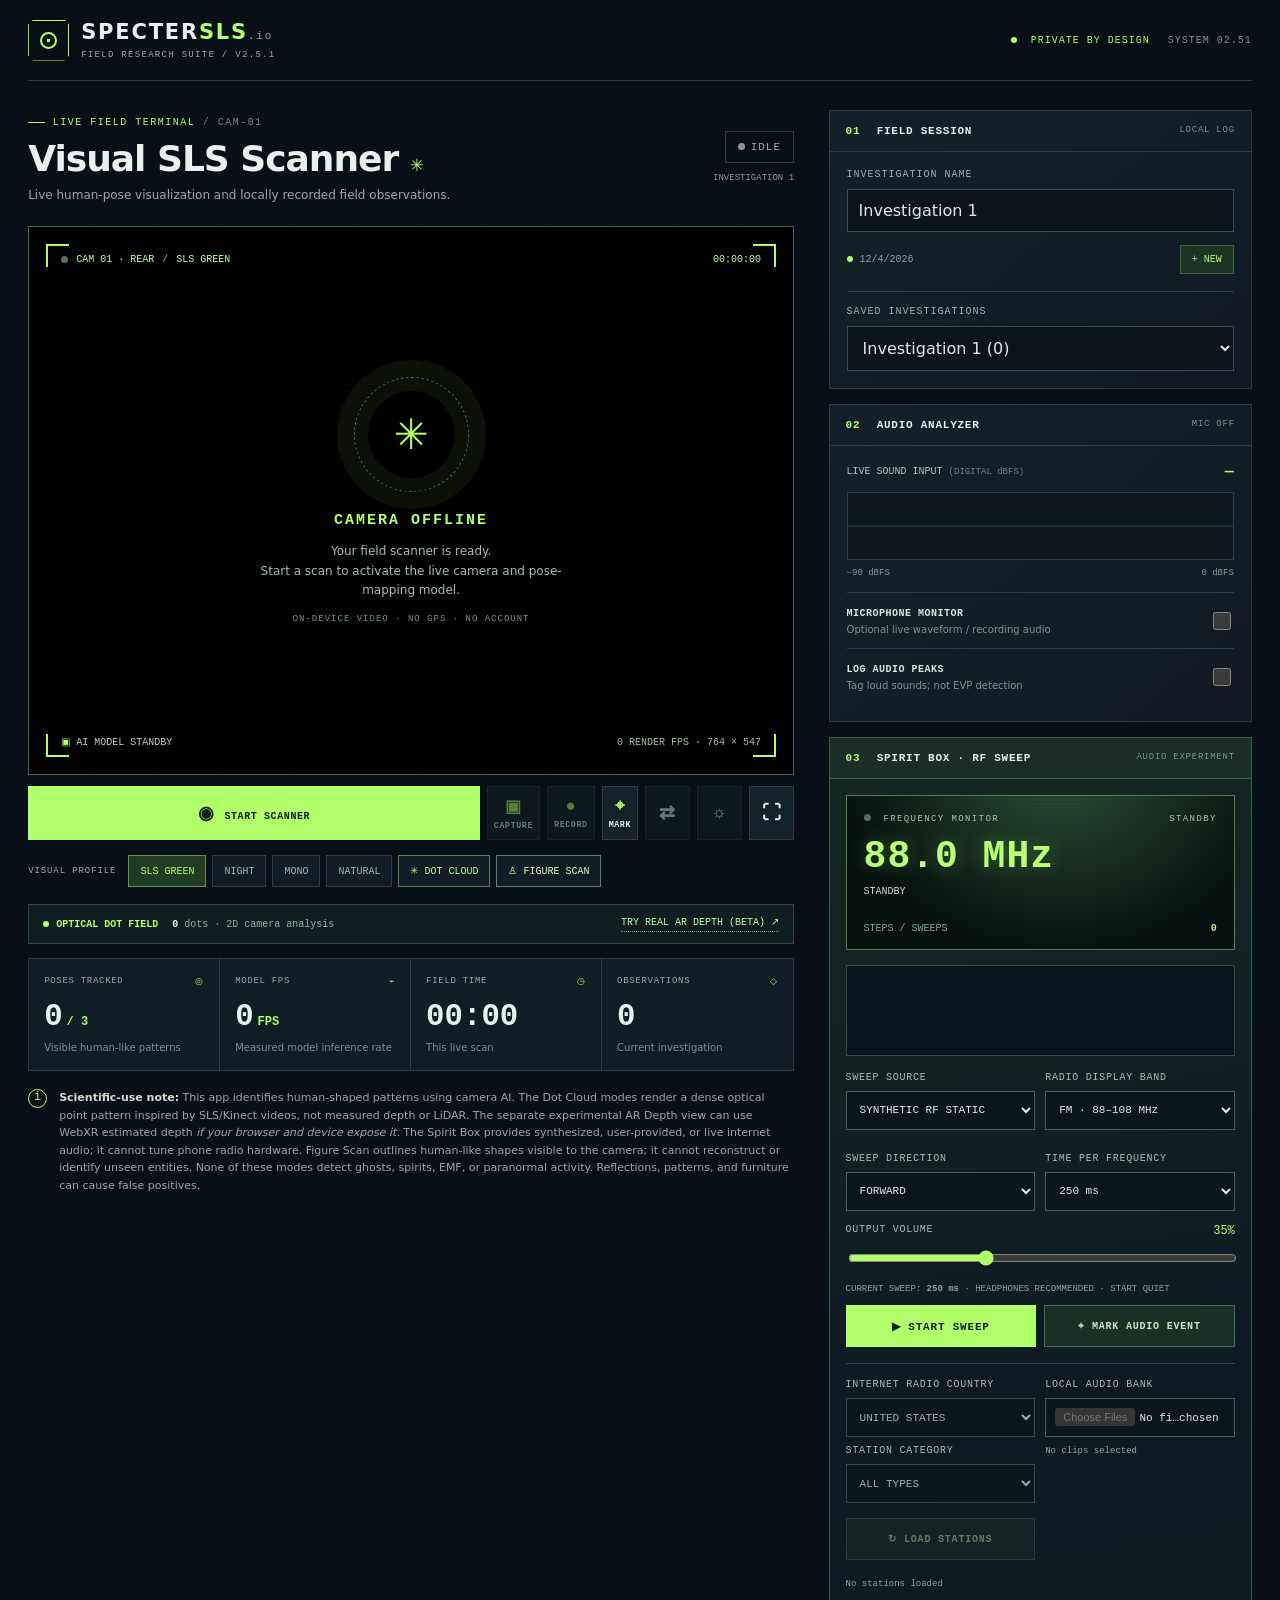
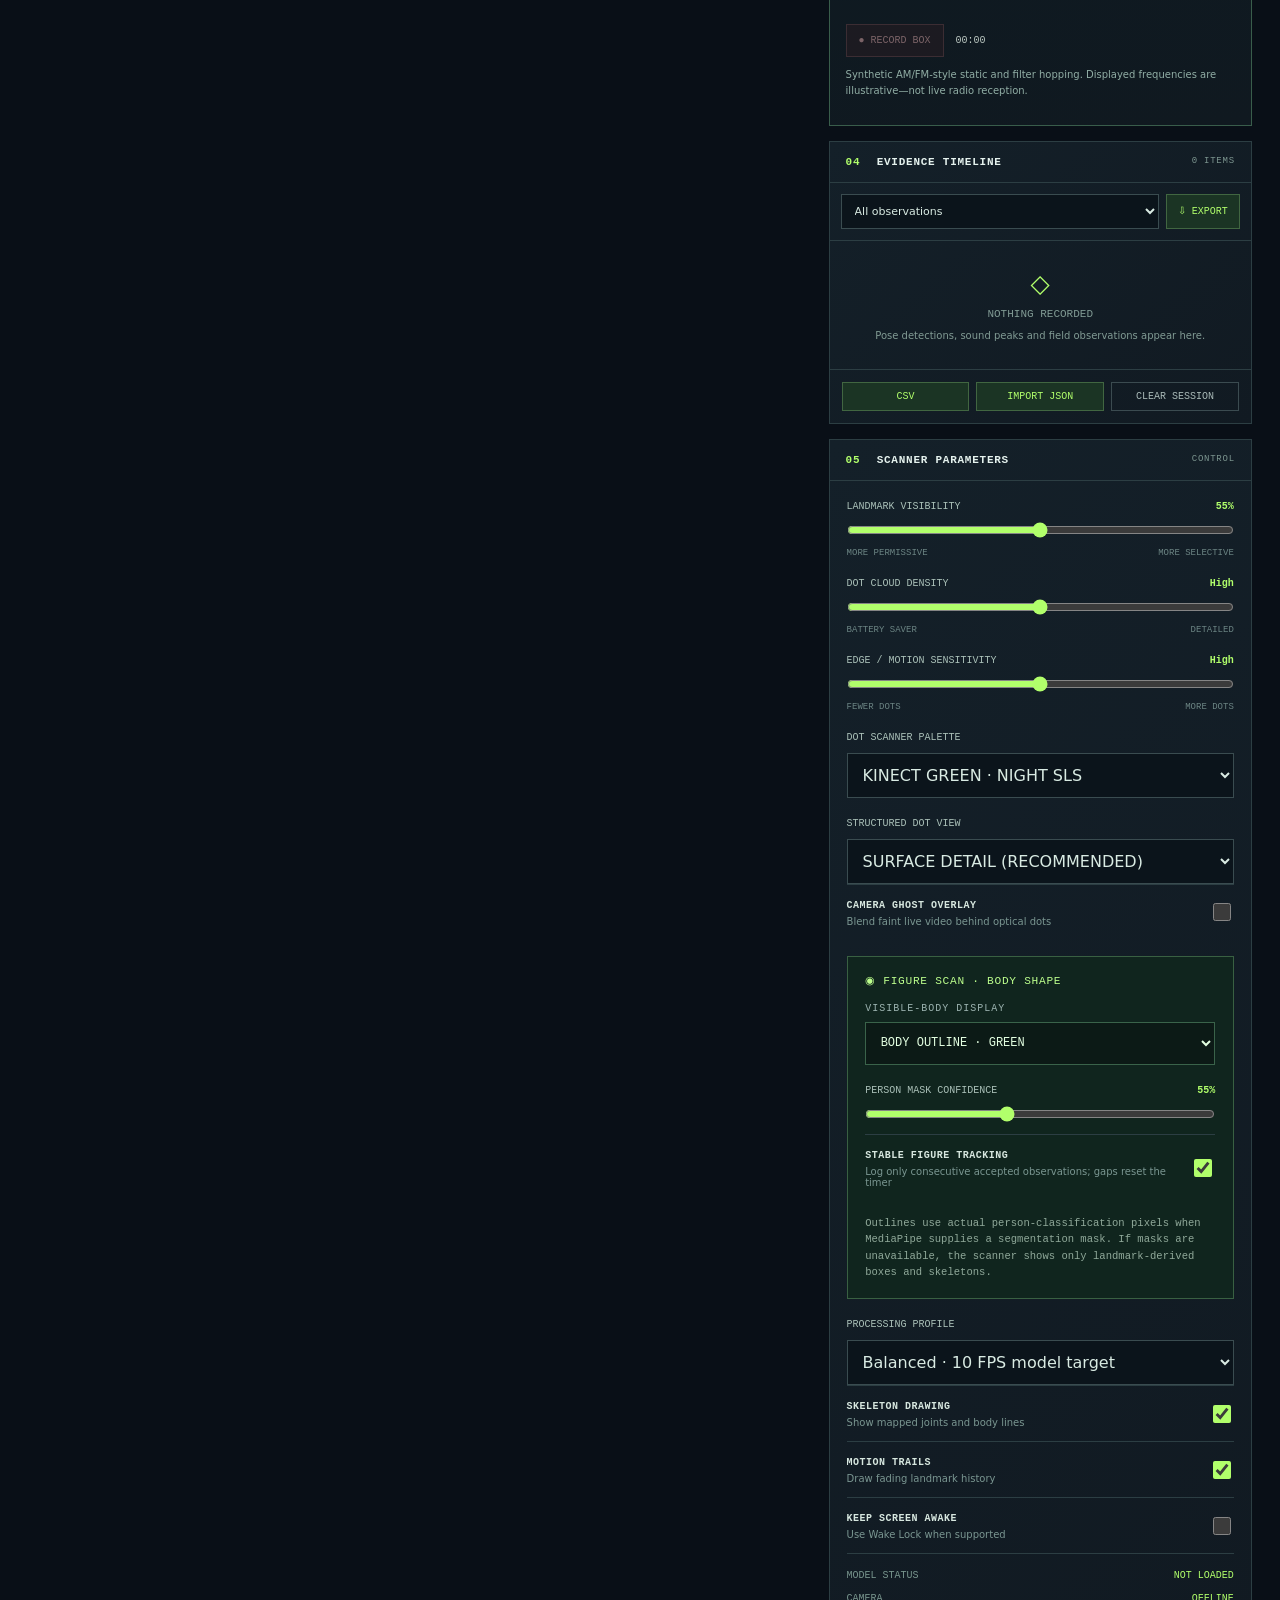
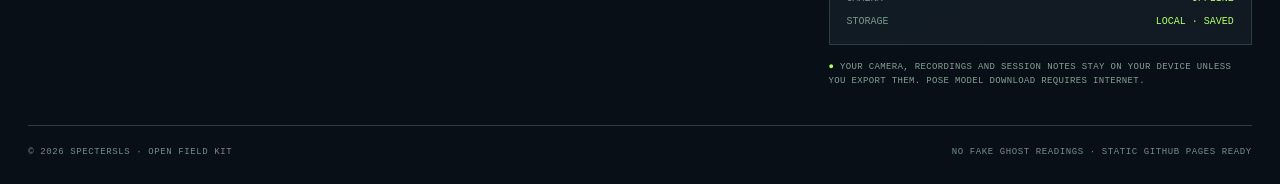
<file: index.html>
<!doctype html>
<html lang="en">
<head>
  <meta charset="utf-8">
  <meta name="viewport" content="width=device-width, initial-scale=1, viewport-fit=cover">
  <meta name="theme-color" content="#090f17">
  <meta name="description" content="SpecterSLS — mobile SLS-style body mapper, field recorder, audio analyzer and local investigation journal.">
  <title>SpecterSLS | Investigation Studio</title>
  <link rel="icon" href="./icon.svg" type="image/svg+xml">
  <link rel="manifest" href="./manifest.webmanifest">
  <link rel="stylesheet" href="./styles.css">
  <link rel="stylesheet" href="./spiritbox.css">
  <link rel="stylesheet" href="./responsive.css">
  <link rel="stylesheet" href="./figure.css">
  <script src="./dotengine.js" defer></script>
  <script src="./figureengine.js" defer></script>
  <script type="module" src="./app.js"></script>
  <script src="./spiritbox.js" defer></script>
</head>
<body>
<div class="app-shell" id="appShell">
  <header class="header">
    <a class="brand" href="./" aria-label="SpecterSLS home"><span class="mark" aria-hidden="true"><span class="mark-inner"></span></span><span class="brand-stack"><span class="brand-name">SPECTER<span>SLS</span><small>.io</small></span><span class="brand-tagline">FIELD RESEARCH SUITE / V2.5.1</span></span></a>
    <div class="header-meta"><span class="server-status"><span class="online-dot"></span> PRIVATE BY DESIGN</span><button class="header-install" id="installBtn" type="button" hidden>＋ INSTALL APP</button><span class="head-build">SYSTEM 02.51</span></div>
  </header>
  <nav class="mobile-nav" aria-label="View navigation"><button type="button" data-tab="scan" class="selected" aria-pressed="true">◉ Scanner</button><button type="button" data-tab="console" aria-pressed="false">▥ Investigation</button><button type="button" data-tab="settings" aria-pressed="false">⚙ Settings</button></nav>
  <div class="app-grid">
    <main class="work" id="scanSection">
      <div class="work-head"><div><span class="eyebrow"><span class="eyebrow-bar"></span> LIVE FIELD TERMINAL <span class="crumb">/ CAM-01</span></span><h1>Visual SLS Scanner <span class="subtitle-icon">✳</span></h1><p>Live human-pose visualization and locally recorded field observations.</p></div><div class="work-head-status"><span id="stateBadge" class="state-badge"><i></i><span id="stateLabel">IDLE</span></span><span class="session-identifier" id="sessionIdentifier">NO SESSION ACTIVE</span></div></div>
      <div class="stage" id="stage">
        <video id="cameraVideo" playsinline autoplay muted aria-hidden="true"></video><canvas id="cameraCanvas" aria-label="Live camera visualized with AI pose landmarks"></canvas>
        <div class="stage-grid" aria-hidden="true"></div><div class="stage-scan" aria-hidden="true"></div><div class="frame-edge top-left" aria-hidden="true"></div><div class="frame-edge top-right" aria-hidden="true"></div><div class="frame-edge bottom-left" aria-hidden="true"></div><div class="frame-edge bottom-right" aria-hidden="true"></div>
        <div class="hud hud-top"><div class="hud-tag"><span class="red-led" id="recordLed"></span><span id="cameraName">CAM 01 · REAR</span><span class="hud-pipe">/</span><span id="hudMode">SLS</span></div><div class="hud-clock" id="hudClock">00:00:00</div></div>
        <div class="idle-art" id="idleArt"><div class="scan-target"><div class="target-core">✳</div></div><div class="idle-title">CAMERA OFFLINE</div><div class="idle-description">Your field scanner is ready.<br>Start a scan to activate the live camera and pose-mapping model.</div><div class="idle-detail">ON-DEVICE VIDEO · NO GPS · NO ACCOUNT</div></div>
        <div class="center-loading" id="loadingPanel" hidden><span class="loader"></span><strong id="loadingTitle">Connecting camera</strong><small id="loadingSubtitle">Requesting permission…</small></div>
        <div class="pose-notice" id="poseNotice" hidden><span class="notice-ring">◎</span><div><strong id="poseNoticeTitle">HUMAN-LIKE SHAPE</strong><small id="poseNoticeSubtitle">Pose tracking active</small></div></div>
        <div class="hud hud-bottom"><div class="hud-bottom-left"><span class="square-signal">▣</span> <span id="engineLabel">AI MODEL STANDBY</span></div><span class="coord"><span id="renderFpsMetric">0</span> RENDER FPS · <span id="displaySize">—</span></span></div>
      </div>
      <div class="camera-dock"><button id="startBtn" type="button" class="action-start"><span class="action-icon" aria-hidden="true">◉</span><span id="startText">START SCANNER</span></button><button id="photoBtn" type="button" class="dock-btn" disabled aria-label="Capture evidence photo" title="Save screenshot"><span class="dock-glyph">▣</span><small>CAPTURE</small></button><button id="recordBtn" type="button" class="dock-btn" disabled title="Record video"><span class="dock-glyph" id="recordGlyph">●</span><small id="recordText">RECORD</small></button><button id="markBtn" type="button" class="dock-btn" aria-label="Mark an observation" title="Mark observation"><span class="dock-glyph">⌖</span><small>MARK</small></button><button id="flipBtn" type="button" class="dock-icon" disabled aria-label="Swap front and back camera" title="Swap camera">⇄</button><button id="torchBtn" type="button" class="dock-icon" disabled aria-label="Toggle camera torch" title="Flashlight">☼</button><button id="fullscreenBtn" type="button" class="dock-icon" aria-label="Enter full screen scanner" title="Fullscreen">⛶</button></div>
      <div class="quick-preset"><span>VISUAL PROFILE</span><div class="preset-options" role="group" aria-label="Camera filters"><button type="button" class="preset active" data-mode="sls" aria-pressed="true">SLS GREEN</button><button type="button" class="preset" data-mode="night" aria-pressed="false">NIGHT</button><button type="button" class="preset" data-mode="mono" aria-pressed="false">MONO</button><button type="button" class="preset" data-mode="normal" aria-pressed="false">NATURAL</button><button type="button" class="preset dots-preset" data-mode="dots" aria-pressed="false">✳ DOT CLOUD</button><button type="button" class="preset figure-preset" data-mode="figure" aria-pressed="false">♙ FIGURE SCAN</button></div></div>
      <div class="depth-status-strip"><span><i class="online-dot"></i><strong id="opticalPointLabel">STRUCTURED-LIGHT-STYLE DOTS · 2D</strong> <span id="dotCount">0</span> dots · 2D camera analysis</span><a href="./depth.html">TRY REAL AR DEPTH (BETA) ↗</a></div><div id="dotActions" class="dot-actions" hidden>
<button type="button" id="freezeDotBtn">❄ FREEZE DOTS</button><button type="button" id="exportDotBtn">↓ EXPORT OPTICAL DOT MAP</button><span>2D pixel positions · no measured depth</span>
</div><section class="figure-details" id="figureDetails" aria-label="Person-shape visualization status" hidden>
  <div class="figure-detail-head"><span>◉ PERSON-SHAPE VISUALIZER</span><strong id="figureStatus">WAITING FOR CAMERA</strong></div>
  <div class="figure-preview">
  <canvas id="figurePreview" width="256" height="176" aria-label="Camera crop around detected human-like shape"></canvas>
  <div><strong id="figurePreviewLabel">NO VISIBLE SUBJECT</strong><small>Actual camera crop. No generated or simulated person.</small></div>
</div>
<div class="figure-detail-grid">
    <div><span>VISIBLE SHAPES</span><strong id="figureShapeCount">0</strong></div>
    <div><span>LANDMARK VISIBILITY</span><strong id="figureConfidence">0%</strong></div>
    <div><span>BODY MASK</span><strong id="figureMaskStatus">UNAVAILABLE</strong></div>
  </div>
  <p>Shows camera-detected human-like pixel regions and body landmarks. No camera app can reconstruct an unseen entity or identify a ghost from these readings.</p>
</section><section class="stat-grid" aria-label="Live scanner metrics"><div class="stat"><div class="stat-heading">POSES TRACKED <span class="stat-glyph">◎</span></div><div class="stat-main"><span id="poseMetric">0</span><span class="stat-unit">/ 3</span></div><div class="stat-caption">Visible human-like patterns</div></div><div class="stat"><div class="stat-heading">MODEL FPS <span class="stat-glyph">⌁</span></div><div class="stat-main"><span id="fpsMetric">0</span><span class="stat-unit">FPS</span></div><div class="stat-caption">Measured model inference rate</div></div><div class="stat"><div class="stat-heading">FIELD TIME <span class="stat-glyph">◷</span></div><div class="stat-main"><span id="durationMetric">00:00</span></div><div class="stat-caption">This live scan</div></div><div class="stat"><div class="stat-heading">OBSERVATIONS <span class="stat-glyph">◇</span></div><div class="stat-main"><span id="eventMetric">0</span></div><div class="stat-caption">Current investigation</div></div></section>
      <section class="facts"><span class="facts-icon">i</span><p><strong>Scientific-use note:</strong> This app identifies human-shaped patterns using camera AI. The Dot Cloud modes render a dense optical point pattern inspired by SLS/Kinect videos, not measured depth or LiDAR. The separate experimental AR Depth view can use WebXR estimated depth <em>if your browser and device expose it</em>. The Spirit Box provides synthesized, user-provided, or live internet audio; it cannot tune phone radio hardware. Figure Scan outlines human-like shapes visible to the camera; it cannot reconstruct or identify unseen entities. None of these modes detect ghosts, spirits, EMF, or paranormal activity. Reflections, patterns, and furniture can cause false positives.</p></section>
    </main>
    <aside class="sidebar" id="consoleSection">
      <section class="console-panel session-panel"><div class="panel-title"><span><em>01</em> FIELD SESSION</span><span class="panel-tag">LOCAL LOG</span></div><div class="panel-content"><label class="label" for="sessionName">INVESTIGATION NAME</label><input id="sessionName" type="text" maxlength="64" placeholder="Untitled investigation" autocomplete="off"><div class="session-meta"><span><i class="session-dot"></i><span id="sessionInfo">Session not started</span></span><button type="button" id="newSessionBtn" title="Start a fresh investigation">+ NEW</button></div><div class="session-picker-wrap"><label class="label" for="sessionPicker">SAVED INVESTIGATIONS</label><select id="sessionPicker" aria-label="Saved investigations"></select></div></div></section>
      <section class="console-panel audio-panel"><div class="panel-title"><span><em>02</em> AUDIO ANALYZER</span><span class="panel-tag" id="audioStatus">MIC OFF</span></div><div class="panel-content"><div class="sound-head"><span>LIVE SOUND INPUT <small>(DIGITAL dBFS)</small></span><strong id="audioMetric">—</strong></div><canvas id="waveCanvas" class="wave-canvas" aria-label="Real-time sound waveform"></canvas><div class="meter-foot"><span>−90 dBFS</span><span>0 dBFS</span></div><label class="check-row" for="micCheck"><span><b>MICROPHONE MONITOR</b><small>Optional live waveform / recording audio</small></span><input type="checkbox" id="micCheck" role="switch"></label><label class="check-row" for="audioMarkCheck"><span><b>LOG AUDIO PEAKS</b><small>Tag loud sounds; not EVP detection</small></span><input type="checkbox" id="audioMarkCheck" role="switch"></label></div></section>
      <section class="console-panel spirit-panel" id="spiritBoxSection" aria-label="Spirit Box audio sweep">
        <div class="panel-title"><span><em>03</em> SPIRIT BOX · RF SWEEP</span><span class="panel-tag">AUDIO EXPERIMENT</span></div>
        <div class="box-body">
          <div class="box-display" aria-live="off">
            <div class="box-display-head"><span><span class="box-on-led"></span> FREQUENCY MONITOR</span><span id="boxState">STANDBY</span></div>
            <div class="box-freq" id="boxFrequency">88.0 MHz</div>
            <div class="box-station" id="boxStation">STANDBY</div>
            <div class="box-readout"><span>STEPS / SWEEPS</span><strong id="boxSweepCount">0</strong></div>
          </div>
          <canvas class="box-scope" id="boxScope" width="480" height="92" aria-label="Synthesized audio spectrum"></canvas>
          <div class="box-row">
            <div class="box-field"><label for="boxMode">SWEEP SOURCE</label><select id="boxMode"><option value="rf">SYNTHETIC RF STATIC</option><option value="clips">LOCAL AUDIO CLIPS</option><option value="web">REAL INTERNET RADIO</option></select></div>
            <div class="box-field"><label for="boxBand">RADIO DISPLAY BAND</label><select id="boxBand"><option value="FM">FM · 88–108 MHz</option><option value="AM">AM · 530–1700 kHz</option></select></div>
            <div class="box-field"><label for="boxDirection">SWEEP DIRECTION</label><select id="boxDirection"><option value="up">FORWARD</option><option value="down">REVERSE</option><option value="random">RANDOM HOP</option></select></div>
            <div class="box-field"><label for="boxRate">TIME PER FREQUENCY</label><select id="boxRate"><option value="50">50 ms</option><option value="75">75 ms</option><option value="100">100 ms</option><option value="150">150 ms</option><option value="250" selected>250 ms</option><option value="500">500 ms</option><option value="750">750 ms</option><option value="1000">1 second</option><option value="2000">2 seconds</option><option value="3000">3 seconds</option><option value="5000">5 seconds</option><option value="10000">10 seconds</option><option value="15000">15 seconds</option><option value="30000">30 seconds</option></select></div>
          </div>
          <div class="box-field"><div class="box-field-value"><label for="boxVolume">OUTPUT VOLUME</label><strong id="boxVolumeText">35%</strong></div><input id="boxVolume" type="range" min="0" max="100" step="5" value="35"></div>
          <div class="box-inline-note">CURRENT SWEEP: <strong id="boxRateText">250 ms</strong> · HEADPHONES RECOMMENDED · START QUIET</div>
          <div class="box-btns"><button type="button" class="box-start" id="boxStart">▶ START SWEEP</button><button type="button" id="boxMark">⌖ MARK AUDIO EVENT</button></div>
          <div class="box-extra">
            <div class="box-row">
              <div class="box-field"><label for="boxCountry">INTERNET RADIO COUNTRY</label><select id="boxCountry"><option value="US">UNITED STATES</option><option value="CA">CANADA</option><option value="GB">UNITED KINGDOM</option><option value="AU">AUSTRALIA</option><option value="DE">GERMANY</option></select><label for="boxGenre">STATION CATEGORY</label><select id="boxGenre"><option value="all">ALL TYPES</option><option value="talk">TALK RADIO / SPEECH</option><option value="news">NEWS / SPEECH</option></select><button class="box-load" id="boxLoadStations" type="button">↻ LOAD STATIONS</button><small class="box-inline-note" id="boxDirectoryStatus">No stations loaded</small></div>
              <div class="box-field"><label for="boxClipInput">LOCAL AUDIO BANK</label><input type="file" id="boxClipInput" accept="audio/*,.mp3,.wav,.ogg,.m4a,.webm" multiple><small class="box-inline-note" id="boxClipStatus">No clips selected</small></div>
            </div>
            <div class="box-rec"><button type="button" id="boxRecord" disabled>● RECORD BOX</button><span id="boxRecordTime">00:00</span></div>
            <p class="box-note" id="boxHelp">Synthesized radio-style sweeps, not an actual hardware radio tuner. No mode can verify spirits or paranormal voices.</p>
          </div>
        </div>
      </section>
      <section class="console-panel timeline-panel"><div class="panel-title"><span><em>04</em> EVIDENCE TIMELINE</span><span class="panel-tag" id="timelineCount">0 ITEMS</span></div><div class="timeline-tools"><select id="eventFilter" aria-label="Filter field events"><option value="all">All observations</option><option value="pose">Body mapping</option><option value="manual">Manual notes</option><option value="audio">Audio peaks</option><option value="capture">Photos &amp; recordings</option></select><button type="button" id="exportBtn" title="Export this session as JSON">⇩ EXPORT</button></div><div id="timeline" class="timeline" aria-live="polite"><div class="timeline-empty"><span>◇</span><b>NOTHING RECORDED</b><small>Pose events, audio peaks and manual observations appear here.</small></div></div><div class="timeline-actions"><button type="button" id="csvBtn">CSV</button><button type="button" id="importBtn">IMPORT JSON</button><button type="button" id="clearBtn">CLEAR SESSION</button><input type="file" id="importFile" accept="application/json,.json" hidden></div></section>
      <section class="console-panel settings-panel" id="settingsSection"><div class="panel-title"><span><em>05</em> SCANNER PARAMETERS</span><span class="panel-tag">CONTROL</span></div><div class="panel-content settings-content"><div class="range-header"><label for="thresholdRange">LANDMARK VISIBILITY</label><b id="thresholdLabel">55%</b></div><input id="thresholdRange" type="range" min="20" max="90" step="5" value="55"><div class="range-caption"><span>MORE PERMISSIVE</span><span>MORE SELECTIVE</span></div><div class="range-header speed-head"><label for="dotDensity">DOT CLOUD DENSITY</label><b id="dotDensityLabel">High</b></div>
 <input id="dotDensity" type="range" min="1" max="5" value="3" step="1">
 <div class="range-caption"><span>BATTERY SAVER</span><span>DETAILED</span></div>
 <div class="range-header speed-head"><label for="dotSensitivity">EDGE / MOTION SENSITIVITY</label><b id="dotSensitivityLabel">High</b></div>
 <input id="dotSensitivity" type="range" min="1" max="5" value="3" step="1">
 <div class="range-caption"><span>FEWER DOTS</span><span>MORE DOTS</span></div>
 <div class="range-header speed-head"><label for="dotPalette">DOT SCANNER PALETTE</label></div>
<select id="dotPalette"><option value="lime">KINECT GREEN · NIGHT SLS</option><option value="cyan">CYAN BLUE · POINT FIELD</option><option value="thermal">THERMAL-STYLE · RAINBOW</option></select>
<div class="range-header speed-head"><label for="dotView">STRUCTURED DOT VIEW</label></div>
<select id="dotView"><option value="surface">SURFACE DETAIL (RECOMMENDED)</option><option value="edges">OUTLINES / MOTION ONLY</option><option value="all">FULL DOT GRID (DENSE)</option></select>
<label class="check-row" for="dotOverlay"><span><b>CAMERA GHOST OVERLAY</b><small>Blend faint live video behind optical dots</small></span><input type="checkbox" id="dotOverlay" role="switch"></label>
<div class="figure-settings">
  <div class="figure-section-label">◉ FIGURE SCAN · BODY SHAPE</div>
  <label class="label" for="figureView">VISIBLE-BODY DISPLAY</label>
  <select id="figureView"><option value="outline">BODY OUTLINE · GREEN</option><option value="silhouette">PERSON SILHOUETTE · FILLED</option><option value="xray">X-RAY STYLE · CYAN</option><option value="boxes">BODY DETECTION BOXES</option></select>
  <div class="range-header speed-head"><label for="figureCutoff">PERSON MASK CONFIDENCE</label><b id="figureCutoffLabel">58%</b></div>
  <input id="figureCutoff" type="range" min="35" max="85" step="5" value="58">
  <label class="check-row" for="figureStability"><span><b>STABLE FIGURE TRACKING</b><small>Log only consecutive accepted observations; gaps reset the timer</small></span><input type="checkbox" id="figureStability" role="switch" checked></label>
  <p class="figure-help">Outlines use actual person-classification pixels when MediaPipe supplies a segmentation mask. If masks are unavailable, the scanner shows only landmark-derived boxes and skeletons.</p>
</div><div class="range-header speed-head"><label for="speedSelect">PROCESSING PROFILE</label></div><select id="speedSelect"><option value="balanced">Balanced · 10 FPS model target</option><option value="battery">Battery saver · 6 FPS model target</option><option value="fast">Performance · 20 FPS target</option><option value="turbo">Turbo · 30 FPS target</option><option value="ultra">Ultra · 60 FPS render target</option></select><label class="check-row" for="skeletonCheck"><span><b>SKELETON DRAWING</b><small>Show mapped joints and body lines</small></span><input type="checkbox" id="skeletonCheck" role="switch" checked></label><label class="check-row" for="trailCheck"><span><b>MOTION TRAILS</b><small>Draw fading landmark history</small></span><input type="checkbox" id="trailCheck" role="switch" checked></label><label class="check-row" for="wakeCheck"><span><b>KEEP SCREEN AWAKE</b><small>Use Wake Lock when supported</small></span><input type="checkbox" id="wakeCheck" role="switch"></label><div class="diagnostics"><span>MODEL STATUS</span><strong id="diagModel">NOT LOADED</strong><span>CAMERA</span><strong id="diagCamera">OFFLINE</strong><span>STORAGE</span><strong id="diagStorage">LOCAL</strong></div></div></section>
      <div class="privacy-foot"><span class="tiny-light">●</span> YOUR CAMERA, RECORDINGS AND SESSION NOTES STAY ON YOUR DEVICE UNLESS YOU EXPORT THEM. POSE MODEL DOWNLOAD REQUIRES INTERNET.</div>
    </aside>
  </div>
  <footer class="footer"><span>© 2026 SPECTERSLS · OPEN FIELD KIT</span><span>NO FAKE GHOST READINGS · STATIC GITHUB PAGES READY</span></footer>
</div>
<div class="modal-shade" id="markModal" hidden><div class="modal" role="dialog" aria-modal="true" aria-labelledby="markTitle"><div class="modal-head"><div><span class="eyebrow">FIELD JOURNAL</span><h2 id="markTitle">Mark an observation</h2></div><button type="button" id="closeModalBtn" class="close-modal" aria-label="Close dialog">✕</button></div><label class="label" for="markCategory">CATEGORY</label><select id="markCategory"><option value="manual">General observation</option><option value="manual">Movement / visual detail</option><option value="manual">Unidentified sound</option><option value="manual">Environmental explanation</option></select><label class="label modal-note-label" for="markNote">DESCRIPTION</label><textarea id="markNote" rows="4" maxlength="500" placeholder="Describe what you observed (not a confirmed paranormal event)…"></textarea><div class="modal-actions"><button type="button" id="cancelMarkBtn">CANCEL</button><button type="button" id="saveMarkBtn">SAVE OBSERVATION</button></div></div></div>
<div class="toast" id="toast" role="status" aria-live="polite"></div>
</body>
</html>
</file>
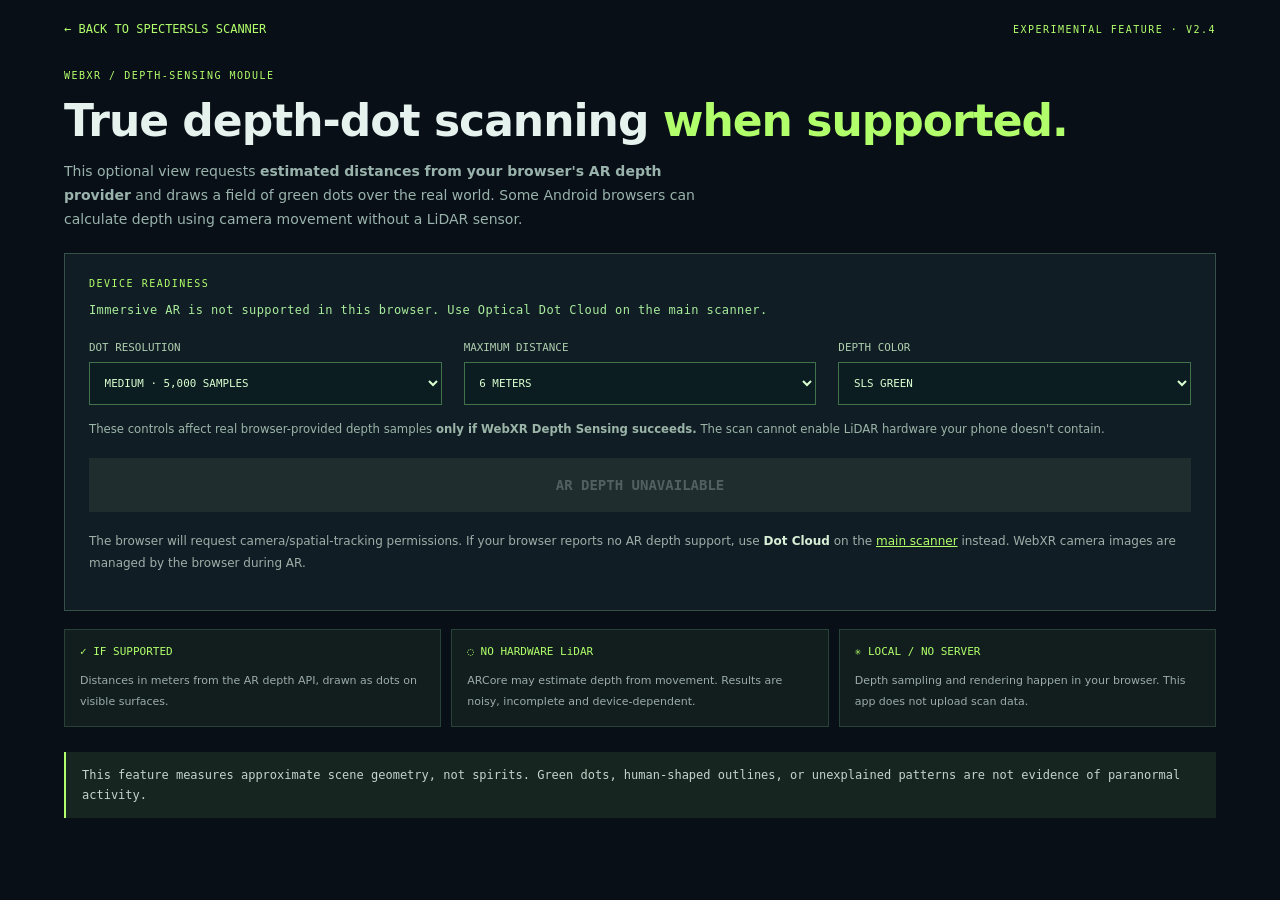
<file: depth.html>
<!doctype html>
<html lang="en">
<head>
<meta charset="utf-8"><meta name="viewport" content="width=device-width,initial-scale=1,viewport-fit=cover">
<meta name="theme-color" content="#090f17"><title>SpecterSLS · Experimental AR Depth</title>
<link rel="icon" href="./icon.svg"><link rel="stylesheet" href="./styles.css"><link rel="manifest" href="./manifest.webmanifest">
<style>
.depth-app{max-width:980px;margin:auto;padding:22px 18px 40px}.depth-nav{display:flex;align-items:center;justify-content:space-between;flex-wrap:wrap;gap:12px;margin-bottom:28px}.depth-nav a{color:#b1ff6b;font:12px var(--mono);text-decoration:none}.depth-head h1{font-size:clamp(26px,5vw,44px);letter-spacing:-1px;margin:12px 0}.depth-head p{color:#99b3ac;line-height:1.7;max-width:660px;font-size:14px}.depth-card{background:#111d24;border:1px solid #365148;padding:22px;margin-top:22px}.depth-status{font:12px var(--mono);letter-spacing:.4px;color:#a7ec9b;line-height:1.6}.depth-start{display:block;min-height:54px;border:0;background:#b1ff6b;color:#13200e;padding:0 30px;font:800 14px var(--mono);margin-top:20px;width:100%}.depth-start:disabled{background:#34413b;color:#a1b1ab}.depth-instructions{margin-top:19px;line-height:1.8;color:#9faea9;font-size:12px}.depth-instructions strong{color:#d9f0d8}.depth-explainer{display:grid;grid-template-columns:repeat(3,minmax(0,1fr));gap:10px;margin-top:18px}.depth-mini{border:1px solid #294237;padding:15px;background:#111e1d}.depth-mini strong{display:block;font:11px var(--mono);color:#b1ff6b;margin-bottom:11px}.depth-mini span{font-size:11px;color:#9baca9;line-height:1.6}.depth-hint{margin-top:25px;border-left:2px solid #b1ff6b;padding:13px 16px;background:#172521;font:12px/1.7 var(--mono);color:#c2d4cb}
#xrOverlay{position:fixed;inset:0;pointer-events:none;display:none;color:#b1ff6b}#xrOverlay.active{display:block}.xr-controls{pointer-events:auto;position:absolute;top:max(20px,env(safe-area-inset-top));left:14px;right:14px;display:flex;align-items:center;justify-content:space-between;gap:12px}.xr-panel{background:#06150edc;border:1px solid #87dc65;padding:12px;font:12px var(--mono);max-width:260px}.xr-panel strong,.xr-panel small{display:block}.xr-panel small{font:10px/1.6 var(--mono);color:#c5dfbd;margin-top:5px}#xrExit{min-height:46px;border:1px solid #b1ff6b;background:#0a271bdc;color:#d0ffc3;font:12px var(--mono);padding:0 14px}
#xrTip{position:absolute;bottom:max(22px,env(safe-area-inset-bottom));left:14px;right:14px;background:#0b1e16bf;border:1px solid #3d7043;padding:12px;text-align:center;font:11px/1.5 var(--mono)}
@media(max-width:650px){.depth-explainer{grid-template-columns:1fr}.depth-app{padding:18px 12px 30px}}
.ar-settings{display:grid;grid-template-columns:repeat(3,minmax(0,1fr));gap:2%;margin-block:1.25rem 1rem}
.ar-settings label{display:flex;flex-direction:column;gap:.5rem;font:.68rem var(--mono);color:#aeceae}
.ar-settings select{width:100%;min-width:0;min-height:2.7rem;background:#0b1d20;color:#daffd1;border:1px solid #41724c;padding-inline:3%}
.ar-truth{font-size:.73rem;line-height:1.5;color:#9bb5a8}
.depth-app{max-width:94%;width:94%;padding-inline:2%;min-height:100dvh}
.depth-card{padding:clamp(.8rem,3vw,1.5rem)}
@media(max-width:600px){.depth-app{max-width:100%;width:100%;padding:3%}.ar-settings{grid-template-columns:1fr;gap:.65rem}.depth-card{padding:4%}}
</style>
<script src="./depth.js" defer></script>
</head>
<body>
<main class="depth-app">
<nav class="depth-nav"><a href="./">← BACK TO SPECTERSLS SCANNER</a><span class="eyebrow">EXPERIMENTAL FEATURE · V2.4</span></nav>
<header class="depth-head">
<span class="eyebrow">WEBXR / DEPTH-SENSING MODULE</span>
<h1>True depth-dot scanning <span style="color:var(--lime)">when supported.</span></h1>
<p>This optional view requests <strong>estimated distances from your browser's AR depth provider</strong> and draws a field of green dots over the real world. Some Android browsers can calculate depth using camera movement without a LiDAR sensor.</p>
</header>
<section class="depth-card">
<div class="eyebrow">DEVICE READINESS</div>
<p class="depth-status" id="xrStatus" role="status">CHECKING WEBXR SUPPORT…</p>
<div class="ar-settings" aria-label="Depth point cloud controls">
 <label for="xrQuality">DOT RESOLUTION<select id="xrQuality"><option value="low">FAST · 2,000 SAMPLES</option><option value="medium" selected>MEDIUM · 5,000 SAMPLES</option><option value="high">HIGH · 8,000 SAMPLES</option></select></label>
 <label for="xrRange">MAXIMUM DISTANCE<select id="xrRange"><option value="3">3 METERS</option><option value="6" selected>6 METERS</option><option value="12">12 METERS</option></select></label>
 <label for="xrPalette">DEPTH COLOR<select id="xrPalette"><option value="green">SLS GREEN</option><option value="cyan">CYAN / BLUE</option><option value="thermal">THERMAL-STYLE</option></select></label>
</div>
<p class="ar-truth">These controls affect real browser-provided depth samples <strong>only if WebXR Depth Sensing succeeds.</strong> The scan cannot enable LiDAR hardware your phone doesn't contain.</p>
<button id="xrStart" class="depth-start" type="button" disabled>CHECKING YOUR DEVICE…</button>
<p class="depth-instructions">The browser will request camera/spatial-tracking permissions. If your browser reports no AR depth support, use <strong>Dot Cloud</strong> on the <a href="./" style="color:var(--lime)">main scanner</a> instead. WebXR camera images are managed by the browser during AR.</p>
</section>
<div class="depth-explainer">
<div class="depth-mini"><strong>✓ IF SUPPORTED</strong><span>Distances in meters from the AR depth API, drawn as dots on visible surfaces.</span></div>
<div class="depth-mini"><strong>◌ NO HARDWARE LiDAR</strong><span>ARCore may estimate depth from movement. Results are noisy, incomplete and device-dependent.</span></div>
<div class="depth-mini"><strong>✳ LOCAL / NO SERVER</strong><span>Depth sampling and rendering happen in your browser. This app does not upload scan data.</span></div>
</div>
<div class="depth-hint">This feature measures approximate scene geometry, not spirits. Green dots, human-shaped outlines, or unexplained patterns are not evidence of paranormal activity.</div>
<canvas id="xrCanvas" hidden aria-hidden="true"></canvas>
</main>
<div id="xrOverlay" aria-live="off">
<div class="xr-controls"><div class="xr-panel"><strong>◉ REAL AR DEPTH</strong><small id="xrMetrics">WAITING FOR DEPTH MAP</small></div><button type="button" id="xrExit">EXIT AR</button></div>
<div id="xrTip">Slowly pan across the scene to help the AR system estimate distances.</div>
</div>
</body></html>
</file>
<file: styles.css>
:root{color-scheme:dark;--bg:#090f17;--card:#111c24;--card2:#16232a;--border:#2c3e43;--text:#e5f2ee;--soft:#98aaa9;--lime:#b1ff6b;--red:#f26e71;--mono:ui-monospace,SFMono-Regular,Consolas,monospace}
*{box-sizing:border-box}html,body{margin:0;min-height:100%;background:var(--bg);color:var(--text);font-family:Inter,system-ui,-apple-system,Segoe UI,sans-serif}button,input,textarea,select{font:inherit}button{cursor:pointer}button:disabled{opacity:.45;cursor:not-allowed}button:focus-visible,input:focus-visible,select:focus-visible{outline:2px solid var(--lime);outline-offset:3px}[hidden]{display:none!important}a{color:inherit}
.app-shell{max-width:1500px;margin:0 auto;padding:0 clamp(12px,3vw,36px)}
.header{height:83px;display:flex;justify-content:space-between;align-items:center;border-bottom:1px solid var(--border);gap:15px}
.brand{display:flex;align-items:center;gap:12px;text-decoration:none}.mark{height:41px;width:41px;border:1px solid var(--lime);display:grid;place-items:center;clip-path:polygon(12% 0,88% 0,100% 12%,100% 88%,88% 100%,12% 100%,0 88%,0 12%)}.mark-inner{height:17px;width:17px;border:2px solid var(--lime);border-radius:50%;position:relative}.mark-inner:after{content:"";position:absolute;inset:5px;background:var(--lime)}
.brand-stack{display:grid;gap:6px}.brand-name{font-size:21px;font-weight:900;letter-spacing:1.8px}.brand-name span{color:var(--lime)}.brand-name small{color:var(--soft);font:11px var(--mono)}.brand-tagline{font:9px var(--mono);color:var(--soft);letter-spacing:1.3px}
.header-meta{display:flex;align-items:center;gap:18px;font:10px var(--mono);letter-spacing:1px}.server-status{color:var(--lime)}.online-dot,.tiny-light{color:var(--lime)}.online-dot{display:inline-block;width:6px;height:6px;background:var(--lime);border-radius:50%;margin-right:7px}.head-build{color:#7d9294}.header-install{background:#213b24;color:var(--lime);border:1px solid #46754a;padding:8px 12px;font:10px var(--mono)}
.app-grid{display:grid;grid-template-columns:minmax(0,1.78fr) minmax(310px,.82fr);gap:24px;padding:29px 0 36px}.work,.sidebar{min-width:0}.work-head{display:flex;justify-content:space-between;align-items:center;gap:18px;margin-bottom:22px}.work-head h1{margin:9px 0 7px;font-size:clamp(24px,3vw,36px);letter-spacing:-1px}.work-head p{margin:0;color:var(--soft);font-size:12px;line-height:1.5}.eyebrow{color:var(--lime);font:10px var(--mono);letter-spacing:1.5px}.eyebrow-bar{display:inline-block;width:17px;height:1px;vertical-align:middle;background:var(--lime)}.crumb{color:#718789}.subtitle-icon{font-size:17px;color:var(--lime)}.work-head-status{display:grid;gap:10px;justify-items:end}.state-badge{border:1px solid var(--border);padding:9px 12px;font:11px var(--mono);letter-spacing:1px;color:var(--soft);white-space:nowrap}.state-badge i{height:7px;width:7px;display:inline-block;border-radius:50%;background:#839594;margin-right:6px}.state-badge.active{color:var(--lime);border-color:#537b47}.state-badge.active i{background:var(--lime)}.state-badge.recording{color:var(--red);border-color:var(--red)}.state-badge.recording i{background:var(--red)}.session-identifier{color:#839b9a;font:9px var(--mono);max-width:170px;overflow:hidden;text-overflow:ellipsis;white-space:nowrap}
.stage{height:clamp(360px,39vw,570px);position:relative;overflow:hidden;border:1px solid #416157;background:radial-gradient(circle at center,#14282a,#0a1118 65%);isolation:isolate}.stage video{display:none}.stage canvas{position:absolute;inset:0;width:100%;height:100%}.stage-grid{pointer-events:none;position:absolute;inset:0;background:repeating-linear-gradient(90deg,transparent 0 64px,#84a89810 65px),repeating-linear-gradient(0deg,transparent 0 64px,#84a89810 65px);opacity:.7}.stage-scan{position:absolute;z-index:1;inset:0;pointer-events:none;background:repeating-linear-gradient(0deg,transparent 0 3px,#00000015 4px)}.frame-edge{position:absolute;z-index:3;width:23px;height:23px;border-color:var(--lime);border-style:solid}.top-left{top:17px;left:17px;border-width:2px 0 0 2px}.top-right{top:17px;right:17px;border-width:2px 2px 0 0}.bottom-left{bottom:17px;left:17px;border-width:0 0 2px 2px}.bottom-right{bottom:17px;right:17px;border-width:0 2px 2px 0}.hud{position:absolute;z-index:4;left:32px;right:32px;display:flex;justify-content:space-between;align-items:center;gap:12px;font:10px var(--mono);text-shadow:0 1px 5px #000;color:#c3ffac}.hud-top{top:27px}.hud-bottom{bottom:26px;color:#bdcfbf}.hud-tag{display:flex;gap:8px;align-items:center}.hud-pipe{color:#7eaaa0}.red-led{display:inline-block;width:7px;height:7px;border-radius:50%;background:#537060}.state-badge.recording ~ .red-led,.red-led.recording{background:var(--red)}.square-signal{color:var(--lime)}.coord{color:#a4c49f}
.idle-art,.center-loading{position:absolute;z-index:3;inset:0;display:flex;align-items:center;justify-content:center;flex-direction:column;text-align:center;padding:30px}.scan-target{height:115px;width:115px;border:1px dashed #a8ed7a75;border-radius:50%;display:grid;place-items:center;margin-bottom:20px;box-shadow:0 0 0 17px #9acb6614,inset 0 0 0 13px #9acb6614}.target-core{font-size:42px;color:var(--lime)}.idle-title{font:600 15px var(--mono);letter-spacing:2px;color:var(--lime)}.idle-description{max-width:320px;font-size:12px;color:#a9bdb4;line-height:1.65;margin:13px 0}.idle-detail{font:9px var(--mono);color:#78968a;letter-spacing:1px}.center-loading{background:#0c1b20bd;gap:13px}.center-loading strong{font:600 14px var(--mono);color:var(--lime)}.center-loading small{font-size:12px;color:#b6cfc2}.loader{height:36px;width:36px;border:3px solid #324940;border-top-color:var(--lime);border-radius:50%;animation:spin .8s linear infinite}@keyframes spin{to{transform:rotate(360deg)}}.pose-notice{position:absolute;z-index:5;right:26px;top:72px;background:#182b24ef;border:1px solid #5b934b;padding:12px;display:flex;align-items:center;gap:10px}.pose-notice strong{display:block;font:11px var(--mono);color:var(--lime)}.pose-notice small{display:block;color:#a9c7b9;font-size:10px;margin-top:5px}.notice-ring{font-size:22px;color:var(--lime)}
.camera-dock{display:flex;gap:7px;margin:11px 0 15px}.camera-dock button{background:#142128;color:var(--text);border:1px solid var(--border);height:54px;font:600 10px var(--mono);letter-spacing:.6px}.action-start{flex:1;min-width:145px;background:var(--lime)!important;color:#112013!important;border-color:var(--lime)!important}.action-icon{font-size:18px;margin-right:10px}.dock-btn{min-width:77px;display:flex;flex-direction:column;align-items:center;justify-content:center;gap:4px}.dock-glyph{font-size:17px;color:var(--lime)}.dock-icon{width:45px;flex:none;font-size:19px!important}.camera-dock button:hover:not(:disabled){border-color:var(--lime)}.quick-preset{display:flex;align-items:center;gap:12px;color:#9bb1b0;font:9px var(--mono);letter-spacing:.9px;margin-bottom:17px}.preset-options{display:flex;gap:6px;flex-wrap:wrap}.preset{border:1px solid var(--border);padding:9px 11px;background:var(--card);color:#9fb6b1;font:10px var(--mono)}.preset.active{background:#203c25;color:var(--lime);border-color:#63974d}
.stat-grid{display:grid;grid-template-columns:repeat(4,minmax(0,1fr));background:var(--card);border:1px solid var(--border)}.stat{padding:17px 15px;border-right:1px solid var(--border)}.stat:last-child{border:0}.stat-heading{font:9px var(--mono);color:var(--soft);letter-spacing:.7px;display:flex;justify-content:space-between;gap:2px}.stat-glyph{color:var(--lime)}.stat-main{font:600 27px var(--mono);margin:12px 0 8px;white-space:nowrap}.stat-unit{font-size:12px;color:var(--lime);margin-left:4px}.stat-caption{font-size:10px;color:#7b9294}.facts{display:flex;gap:12px;margin-top:18px;color:#94aaa4;line-height:1.6;font-size:11px}.facts p{margin:0}.facts strong{color:#cde1d0}.facts-icon{border:1px solid var(--lime);border-radius:50%;font:12px var(--mono);width:19px;height:19px;flex:none;text-align:center;color:var(--lime)}
.sidebar{display:flex;flex-direction:column;gap:15px}.console-panel{border:1px solid var(--border);background:linear-gradient(140deg,#142029,#111a22)}.panel-title{display:flex;justify-content:space-between;gap:10px;padding:14px 16px;border-bottom:1px solid var(--border);font:700 11px var(--mono);letter-spacing:.75px}.panel-title em{color:var(--lime);font-style:normal;margin-right:9px}.panel-tag{color:#7d9690;font:9px var(--mono)}.panel-content{padding:17px}.label{display:block;color:#9cb3b0;font:10px var(--mono);letter-spacing:1px;margin-bottom:9px}.panel-content input[type=text],select,textarea{background:#0b141b;color:#d9ebe3;border:1px solid #3a4c50;border-radius:0;padding:11px;width:100%;min-width:0}textarea{resize:vertical}.session-meta{display:flex;justify-content:space-between;gap:8px;align-items:center;margin:13px 0 17px;color:#90a4a6;font:10px var(--mono)}.session-dot{width:6px;height:6px;background:var(--lime);display:inline-block;border-radius:50%;margin-right:7px}.session-meta button,.timeline-tools button,.timeline-actions button{border:1px solid #416641;background:#1b3424;color:var(--lime);padding:8px 11px;font:10px var(--mono)}.session-picker-wrap{border-top:1px solid var(--border);padding-top:14px}
.sound-head{display:flex;justify-content:space-between;align-items:center;gap:8px;color:#b2c4c0;font:10px var(--mono)}.sound-head small{font-size:9px;color:#708785}.sound-head strong{color:var(--lime);font-size:15px}.wave-canvas{width:100%;height:68px;background:#0d171d;border:1px solid var(--border);margin-top:12px;display:block}.meter-foot{display:flex;justify-content:space-between;font:9px var(--mono);color:#829b98;margin:8px 0 14px}.check-row{display:flex;justify-content:space-between;align-items:center;gap:14px;border-top:1px solid var(--border);padding:13px 0;font-size:11px;color:#d7e7df;cursor:pointer}.check-row b{font:600 10px var(--mono);letter-spacing:.5px}.check-row small{display:block;font-size:10px;color:#7a9691;margin-top:5px}.check-row input{height:18px;width:18px;accent-color:var(--lime);flex-shrink:0}
.timeline-panel{flex:1;display:flex;flex-direction:column;min-height:190px}.timeline-tools{display:flex;padding:11px;gap:7px;border-bottom:1px solid var(--border)}.timeline-tools select{flex:1;padding:9px;font-size:11px}.timeline{overflow:auto;max-height:280px;min-height:110px;flex:1}.timeline-empty{height:128px;display:flex;align-items:center;justify-content:center;flex-direction:column;gap:10px;color:#819b94}.timeline-empty span{font-size:25px;color:var(--lime)}.timeline-empty b{font:11px var(--mono)}.timeline-empty small{font-size:10px;text-align:center;padding:0 12px}.event{display:grid;grid-template-columns:20px minmax(0,1fr) auto;gap:9px;padding:12px 14px;border-bottom:1px solid var(--border)}.event-symbol{color:var(--lime)}.event-name{font-size:11px;font-weight:700}.event-note{font-size:10px;color:#91a69f;overflow-wrap:anywhere;margin-top:6px;line-height:1.5}.event-date{font:9px var(--mono);color:#8fa79a;white-space:nowrap}.timeline-actions{display:flex;gap:7px;flex-wrap:wrap;border-top:1px solid var(--border);padding:12px}.timeline-actions button{flex:1}.timeline-actions button:last-of-type{background:transparent;color:#a9b9b7;border-color:#3b4b50}
.settings-content .range-header{display:flex;justify-content:space-between;align-items:center;font:10px var(--mono);color:#aac0b8;margin:3px 0 10px}.range-header b{color:var(--lime)}.settings-content input[type=range]{width:100%;accent-color:var(--lime)}.range-caption{display:flex;justify-content:space-between;font:9px var(--mono);color:#6c8584}.speed-head{margin-top:20px!important}.diagnostics{display:grid;grid-template-columns:1fr 1fr;gap:12px;border-top:1px solid var(--border);padding-top:16px;font:10px var(--mono);color:#78958d}.diagnostics strong{text-align:right;color:var(--lime);font-weight:500}.privacy-foot{font:9px/1.6 var(--mono);color:#849e92;letter-spacing:.35px}.footer{display:flex;justify-content:space-between;gap:12px;padding:21px 0;border-top:1px solid var(--border);font:9px var(--mono);color:#748b8d;letter-spacing:.6px}
.mobile-nav{display:none}.modal-shade{position:fixed;z-index:30;inset:0;background:#000b;display:grid;place-items:center;padding:16px}.modal{width:min(480px,100%);background:#15232b;border:1px solid #668e61;padding:24px;box-shadow:0 30px 90px #0009}.modal-head{display:flex;justify-content:space-between;align-items:start;margin-bottom:22px}.modal-head h2{margin:8px 0;font-size:22px}.close-modal{background:transparent;border:1px solid var(--border);color:var(--text);padding:8px 11px}.modal-note-label{margin-top:18px}.modal-actions{display:flex;justify-content:flex-end;gap:8px;margin-top:19px}.modal-actions button{background:#1c3525;border:1px solid #567952;color:var(--lime);padding:12px;font:11px var(--mono)}.toast{position:fixed;z-index:40;bottom:28px;left:50%;transform:translate(-50%,20px);padding:13px 17px;max-width:90vw;text-align:center;border:1px solid #5e9c53;background:#1a3323;color:#e1fbd5;pointer-events:none;opacity:0;transition:.2s;font-size:12px}.toast.show{opacity:1;transform:translate(-50%,0)}.toast.error{border-color:var(--red);background:#3b2027;color:#ffd6d6}
@media(max-width:1090px){.app-grid{grid-template-columns:minmax(0,1.3fr) minmax(280px,.8fr);gap:16px}.camera-dock{flex-wrap:wrap}.stat{padding:14px 8px}.stat-main{font-size:23px}.dock-btn{min-width:63px}}
@media(max-width:780px){.app-grid{display:block}.mobile-nav{display:flex;gap:7px;padding:13px 0;border-bottom:1px solid var(--border)}.mobile-nav button{flex:1;padding:12px 4px;background:#101c24;color:#9ab0aa;border:1px solid var(--border);font-size:11px}.mobile-nav button.selected{color:var(--lime);border-color:#6a9c51;background:#1a3023}.app-grid[data-mobile-tab="scan"] .sidebar{display:none}.app-grid[data-mobile-tab="console"] .work,.app-grid[data-mobile-tab="settings"] .work{display:none}.app-grid[data-mobile-tab="settings"] .sidebar>.console-panel:not(.settings-panel),.app-grid[data-mobile-tab="settings"] .sidebar>.privacy-foot{display:none}.app-grid[data-mobile-tab="console"] .sidebar>.settings-panel{display:none}.stage{height:min(69vh,650px);min-height:350px}.header{height:72px}.header-meta .head-build{display:none}}
@media(max-width:480px){.brand-name{font-size:16px}.brand-tagline{font-size:8px}.mark{height:34px;width:34px}.header-meta{font-size:8px}.header-install{font-size:9px;padding:7px}.work-head{align-items:start}.work-head h1{font-size:24px}.work-head p{font-size:11px}.state-badge{font-size:9px;padding:7px}.session-identifier{max-width:90px;font-size:8px}.stage{height:min(65vh,570px)}.camera-dock{display:grid;grid-template-columns:1.7fr repeat(3,.77fr) repeat(3,36px)}.camera-dock button{height:48px;min-width:0}.action-start{min-width:0;font-size:9px!important}.action-icon{font-size:13px;margin-right:3px}.dock-btn{min-width:0}.dock-btn small{font-size:8px}.dock-glyph{font-size:14px}.dock-icon{width:auto;font-size:17px!important}.quick-preset{display:block}.preset-options{margin-top:9px}.preset{flex:1;padding:8px;font-size:9px}.stat-grid{grid-template-columns:1fr 1fr}.stat:nth-child(2){border-right:0}.stat:nth-child(-n+2){border-bottom:1px solid var(--border)}.stat-main{font-size:25px}.hud{left:28px;right:28px;font-size:8px}.idle-description{font-size:11px}.footer{font-size:8px}}
@media(prefers-reduced-motion:reduce){*{animation:none!important;transition:none!important}}


/* v2.1 optical dot-cloud controls */
.quick-preset{flex-wrap:wrap}
.dots-preset{border-color:#548453!important;color:#b9ff86!important}
.dots-preset.active{background:#b1ff6b!important;color:#10200c!important}
.depth-status-strip{border:1px solid #314943;background:#101e22;display:flex;gap:15px;align-items:center;justify-content:space-between;flex-wrap:wrap;padding:11px 14px;margin:4px 0 14px;font:10px var(--mono);color:#91b4a3}
.depth-status-strip strong{color:#b1ff6b;font-weight:600;margin-right:8px}
.depth-status-strip a{color:#beffa3;border-bottom:1px dotted #65985c;text-decoration:none;padding-bottom:3px}
.depth-status-strip a:hover{color:#fff}
.depth-status-strip #dotCount{font-weight:700;color:#edf7dc}
.settings-content input[type=range]{display:block;margin:4px 0 10px}
@media(max-width:530px){.depth-status-strip{flex-direction:column;align-items:flex-start;font-size:9px}.quick-preset .preset-options{width:100%}.quick-preset .preset-options button{flex:1 1 auto}}


.dot-actions{border:1px solid #35573f;border-top:0;background:#101f19;padding:10px 12px;display:flex;align-items:center;gap:8px;flex-wrap:wrap;margin-top:-14px;margin-bottom:14px}
.dot-actions button{border:1px solid #486f46;background:#1a3124;color:#baff91;min-height:37px;padding:0 11px;font:10px var(--mono);letter-spacing:.2px}
.dot-actions button:hover{border-color:var(--lime)}
.dot-actions span{font:9px var(--mono);color:#86a89a;margin-left:auto}
@media(max-width:500px){.dot-actions button{flex:1}.dot-actions span{width:100%;text-align:left;margin-left:0}}
</file>
<file: spiritbox.css>
/* Spirit Box Studio · v2.3 */
.spirit-panel{border-color:#395d4b!important;background:linear-gradient(170deg,#132822,#0e1a22 65%,#101920)!important}
.spirit-panel .panel-title{background:#192e25;border-bottom-color:#3b6744}
.spirit-panel .panel-title em{color:#b4ff73}
.box-body{padding:16px}
.box-display{border:1px solid #4e8558;background:radial-gradient(ellipse at 55% -15%,#294e35,#06110f 73%);padding:18px 17px 15px;margin-bottom:15px;position:relative;overflow:hidden}
.box-display:before{content:"";pointer-events:none;position:absolute;inset:0;background:repeating-linear-gradient(0deg,transparent,transparent 3px,#0004 4px);opacity:.65}
.box-display-head{display:flex;gap:8px;justify-content:space-between;align-items:center;color:#a7c8b0;font:9px var(--mono);letter-spacing:1.4px;position:relative}
.box-on-led{height:7px;width:7px;border-radius:50%;background:#536c5c;display:inline-block;margin-right:6px}
.box-start.running~.box-display .box-on-led{background:#aaff6b}
.box-freq{font:800 clamp(26px,3vw,38px)/1.25 var(--mono);color:#b9ff79;letter-spacing:1px;margin:9px 0 4px;text-shadow:0 0 19px #b1ff6b44;position:relative;font-variant-numeric:tabular-nums;overflow-wrap:anywhere}
.box-station{font:10px var(--mono);color:#cee4ce;min-height:28px;line-height:1.45;position:relative;overflow-wrap:anywhere}
.box-readout{font:10px var(--mono);color:#84a891;display:flex;justify-content:space-between;gap:9px;margin-top:10px;position:relative}
.box-readout strong{color:#b4ef97}
.box-scope{background:#06141b;display:block;width:100%;height:91px;border:1px solid #304c47;margin-bottom:16px}
.box-row{display:grid;grid-template-columns:1fr 1fr;gap:10px}
.box-field{display:flex;flex-direction:column;gap:8px;margin-bottom:13px;min-width:0}
.box-field label,.box-label{font:10px var(--mono);letter-spacing:.75px;color:#a6c0b3}
.box-field select,.box-field input:not([type=range]){min-width:0;max-width:100%;background:#0a161b;color:#dceee0;border:1px solid #456055;border-radius:0;padding:9px;min-height:39px;font:11px var(--mono)}
.box-field input[type=range]{width:100%;accent-color:var(--lime);min-height:20px}
.box-field-value{display:flex;justify-content:space-between;gap:6px}
.box-field-value strong{font:12px var(--mono);color:var(--lime)}
.box-btns{display:grid;grid-template-columns:1fr 1fr;gap:8px}
.box-btns button,.box-load{border:1px solid #496a53;color:#c7edbb;min-height:42px;background:#183026;font:700 10px var(--mono);letter-spacing:.8px;padding:8px}
.box-btns button:hover:not(:disabled),.box-load:hover:not(:disabled){border-color:#a8ee78}
.box-btns .box-start{background:#b1ff6b;color:#102313;border-color:#b1ff6b;font-size:11px}
.box-btns .box-start.running{background:#411c21;color:#ffd4ca;border-color:#99504f}
.box-extra{border-top:1px solid #2d4740;margin-top:16px;padding-top:15px}
.box-extra .box-load{margin:7px 0 10px;width:100%}
.box-note{font-size:10px;line-height:1.6;color:#91aea5;margin-top:10px}
.box-inline-note{font:9px/1.4 var(--mono);color:#8ca69e;margin-bottom:10px}
.box-rec{display:flex;align-items:center;gap:12px;margin-top:10px}
.box-rec button{background:#2c1d23;color:#ffbdbd;border:1px solid #72464a;padding:10px 12px;font:10px var(--mono)}
.box-rec span{color:#b9c5bf;font:10px var(--mono)}
#boxState.box-error{color:#ffaaa7}
@media(max-width:480px){.box-body{padding:13px}.box-display{padding:13px}.box-freq{font-size:28px}.box-btns button{font-size:9px}}

/* Compact Razr cover displays: avoid cramped dual columns. */
@media(max-width:410px){.spirit-panel .box-row{grid-template-columns:1fr}.box-field{margin-bottom:9px}.box-freq{font-size:26px}.box-btns{grid-template-columns:1fr 1fr}}
</file>
<file: responsive.css>
/* SpecterSLS v2.4 Fluid UI: viewport- and parent-relative positioning.
   Thin borders use device pixels for clarity; major widths/heights are fluid. */
:root{--shell-gutter:clamp(.7rem,2.2vw,2.4rem);--field-gap:clamp(.65rem,1.35vw,1.8rem);--touch-target:clamp(2.7rem,7dvh,3.6rem)}
html,body{width:100%;max-width:100%;overflow-x:clip}
.app-shell{max-width:none;width:100%;padding-inline:var(--shell-gutter);margin-inline:auto}
.app-grid{display:grid;grid-template-columns:minmax(0,64%) minmax(0,36%);gap:0;width:100%;align-items:start}
.app-grid>.work{min-width:0;width:100%;padding-right:var(--field-gap)}
.app-grid>.sidebar{min-width:0;width:100%;padding-left:var(--field-gap)}
.app-grid>.sidebar>.console-panel{width:100%;max-width:100%}
.header{height:clamp(4rem,9dvh,5.8rem);min-width:0}
.stage{width:100%;height:clamp(22rem,61dvh,60rem);aspect-ratio:auto}
#cameraCanvas,#cameraVideo{max-width:100%}
.camera-dock{width:100%;min-width:0}
.camera-dock>button{min-width:0}
.panel-content,.settings-content,.box-body{max-width:100%}
.panel-content select,.settings-content select,.settings-content input,.box-body select,.box-body input{max-width:100%}
.stat-grid{width:100%;grid-template-columns:repeat(4,minmax(0,1fr))}
.stat{min-width:0}
.stat-main{font-size:clamp(1.3rem,2.4vw,2.15rem)}
.mobile-nav{width:100%}
.quick-preset,.depth-status-strip{width:100%;min-width:0}
.quick-preset .preset-options{flex-wrap:wrap}
.quick-preset button{flex:1 1 auto;min-width:0}
.panel-title,.panel-tag{min-width:0}
.box-display,.depth-status-strip,.timeline,.wave-canvas{max-width:100%}
@media(max-width:900px){
  .app-grid{grid-template-columns:minmax(0,62%) minmax(0,38%)}
  .app-grid>.work{padding-right:var(--field-gap)}
  .app-grid>.sidebar{padding-left:var(--field-gap)}
  .camera-dock{flex-wrap:wrap}
}
@media(max-width:780px){
  .app-shell{padding-inline:clamp(.55rem,3vw,1.1rem)}
  .app-grid{display:block;width:100%}
  .app-grid>.work,.app-grid>.sidebar{width:100%;padding:0}
  .stage{height:clamp(17rem,61dvh,54rem);max-height:71dvh}
  .mobile-nav{display:flex;gap:2%;padding-block:clamp(.55rem,2dvh,.9rem)}
  .mobile-nav button{flex:1 1 0;min-width:0;min-height:var(--touch-target)}
  .stat-grid{grid-template-columns:repeat(2,minmax(0,1fr))}
  .box-row{grid-template-columns:repeat(2,minmax(0,1fr))}
  .sidebar{margin-top:0}
}
@media(max-width:480px){
  .app-shell{width:100%;padding-inline:3%}
  .header{height:clamp(3.65rem,8dvh,4.75rem)}
  .stage{height:clamp(15rem,61dvh,42rem);max-height:72dvh}
  .camera-dock{display:grid;grid-template-columns:minmax(0,2.2fr) repeat(3,minmax(0,1fr)) repeat(3,minmax(0,.58fr));gap:1.1%}
  .camera-dock>button{width:100%;min-width:0;min-height:clamp(2.5rem,6.5dvh,3.5rem);padding-inline:0}
  .camera-dock small{font-size:clamp(.51rem,1.85vw,.67rem)}
  .quick-preset .preset-options{display:flex;flex-wrap:wrap;gap:1%}
  .quick-preset .preset{font-size:clamp(.55rem,2.2vw,.75rem);min-height:2.5rem}
  .stat-main{font-size:clamp(1.25rem,7vw,1.85rem)}
  .box-row{grid-template-columns:minmax(0,1fr)}
  .box-btns{grid-template-columns:repeat(2,minmax(0,1fr))}
  .panel-title{font-size:clamp(.62rem,2.55vw,.8rem)}
  .box-freq{font-size:clamp(1.45rem,8.6vw,2.3rem)}
  .depth-status-strip{overflow-wrap:anywhere}
  .privacy-foot,.facts{overflow-wrap:anywhere}
}
@media(max-width:345px){
  .camera-dock{grid-template-columns:repeat(4,minmax(0,1fr))}
  .camera-dock>.action-start{grid-column:span 4}
  .stage{height:55dvh}
}
</file>
<file: figure.css>
/* SpecterSLS v2.5 | camera-grounded figure-scan tools */
.figure-preset{border-color:#55885f!important;color:#d6ffbc!important}
.figure-preset.active{border-color:#b6ff70!important;background:#23402a!important;color:#e7ffd1!important}
.figure-details{width:100%;margin:1.2% 0 1.8%;border:1px solid #3d7b50;background:linear-gradient(115deg,#0c241c,#102027);padding:clamp(.8rem,2vw,1.2rem)}
.figure-detail-head{display:flex;align-items:center;justify-content:space-between;flex-wrap:wrap;gap:2%;font:.67rem var(--mono);color:#b5ff7d;letter-spacing:.65px}
.figure-detail-head strong{font-weight:600;font-size:.65rem;color:#e5ffcb}
.figure-preview{display:grid;grid-template-columns:minmax(0,42%) minmax(0,58%);gap:3%;align-items:center;margin-top:clamp(.65rem,1.8dvh,1rem);min-width:0}
.figure-preview canvas{display:block;width:100%;height:auto;aspect-ratio:16/11;background:linear-gradient(150deg,#14241b,#07110e);border:1px solid #486c50;object-fit:contain}
.figure-preview div{display:flex;flex-direction:column;gap:.65rem;min-width:0}
.figure-preview strong{color:#e7ffdb;font:.75rem/1.35 var(--mono);overflow-wrap:anywhere}
.figure-preview small{color:#8ab4a0;font:.67rem/1.5 var(--mono)}
.figure-detail-grid{display:grid;grid-template-columns:repeat(3,minmax(0,1fr));gap:2%;margin-top:clamp(.6rem,2dvh,1rem)}
.figure-detail-grid>div{background:#0e1a1a;border:1px solid #304e42;padding:clamp(.55rem,1.3vw,.9rem);min-width:0}
.figure-detail-grid span{display:block;font:.58rem/1.5 var(--mono);color:#9fbca8;letter-spacing:.3px}
.figure-detail-grid strong{display:block;font:700 clamp(.8rem,1.6vw,1.12rem) var(--mono);color:#b5ff7d;margin-top:.3rem;overflow-wrap:anywhere}
.figure-details>p{font:.69rem/1.65 var(--mono);color:#91ada3;margin:.9rem 0 0}
.figure-settings{border:1px solid #396042;padding:clamp(.7rem,1.5vw,1.1rem);background:#10251e;margin-block:clamp(.8rem,2dvh,1rem);min-width:0}
.figure-section-label{font:.7rem var(--mono);color:#bcff8d;letter-spacing:.7px;margin-bottom:clamp(.65rem,2dvh,1rem)}
.figure-settings>.label{display:block;margin-bottom:.5rem}
.figure-settings select{background:#0c1a16;color:#e3ffe1;border:1px solid #3a634a;width:100%;min-height:2.65rem;padding-inline:3%;font:.75rem var(--mono)}
.figure-settings .range-header{margin-top:1rem}
.figure-settings .check-row{margin-top:.75rem}
.figure-help{font:.66rem/1.55 var(--mono);color:#90a99a;margin:.9rem 0 0}
@media(max-width:780px){.figure-detail-head{font-size:.64rem}.figure-details{margin-block:2%}.figure-preview{grid-template-columns:minmax(0,43%) minmax(0,57%)}}
@media(max-width:400px){.figure-preview{grid-template-columns:1fr}.figure-preview canvas{width:100%;max-height:23dvh}.figure-detail-grid span{font-size:.52rem}.figure-detail-grid strong{font-size:.72rem}}
</file>
